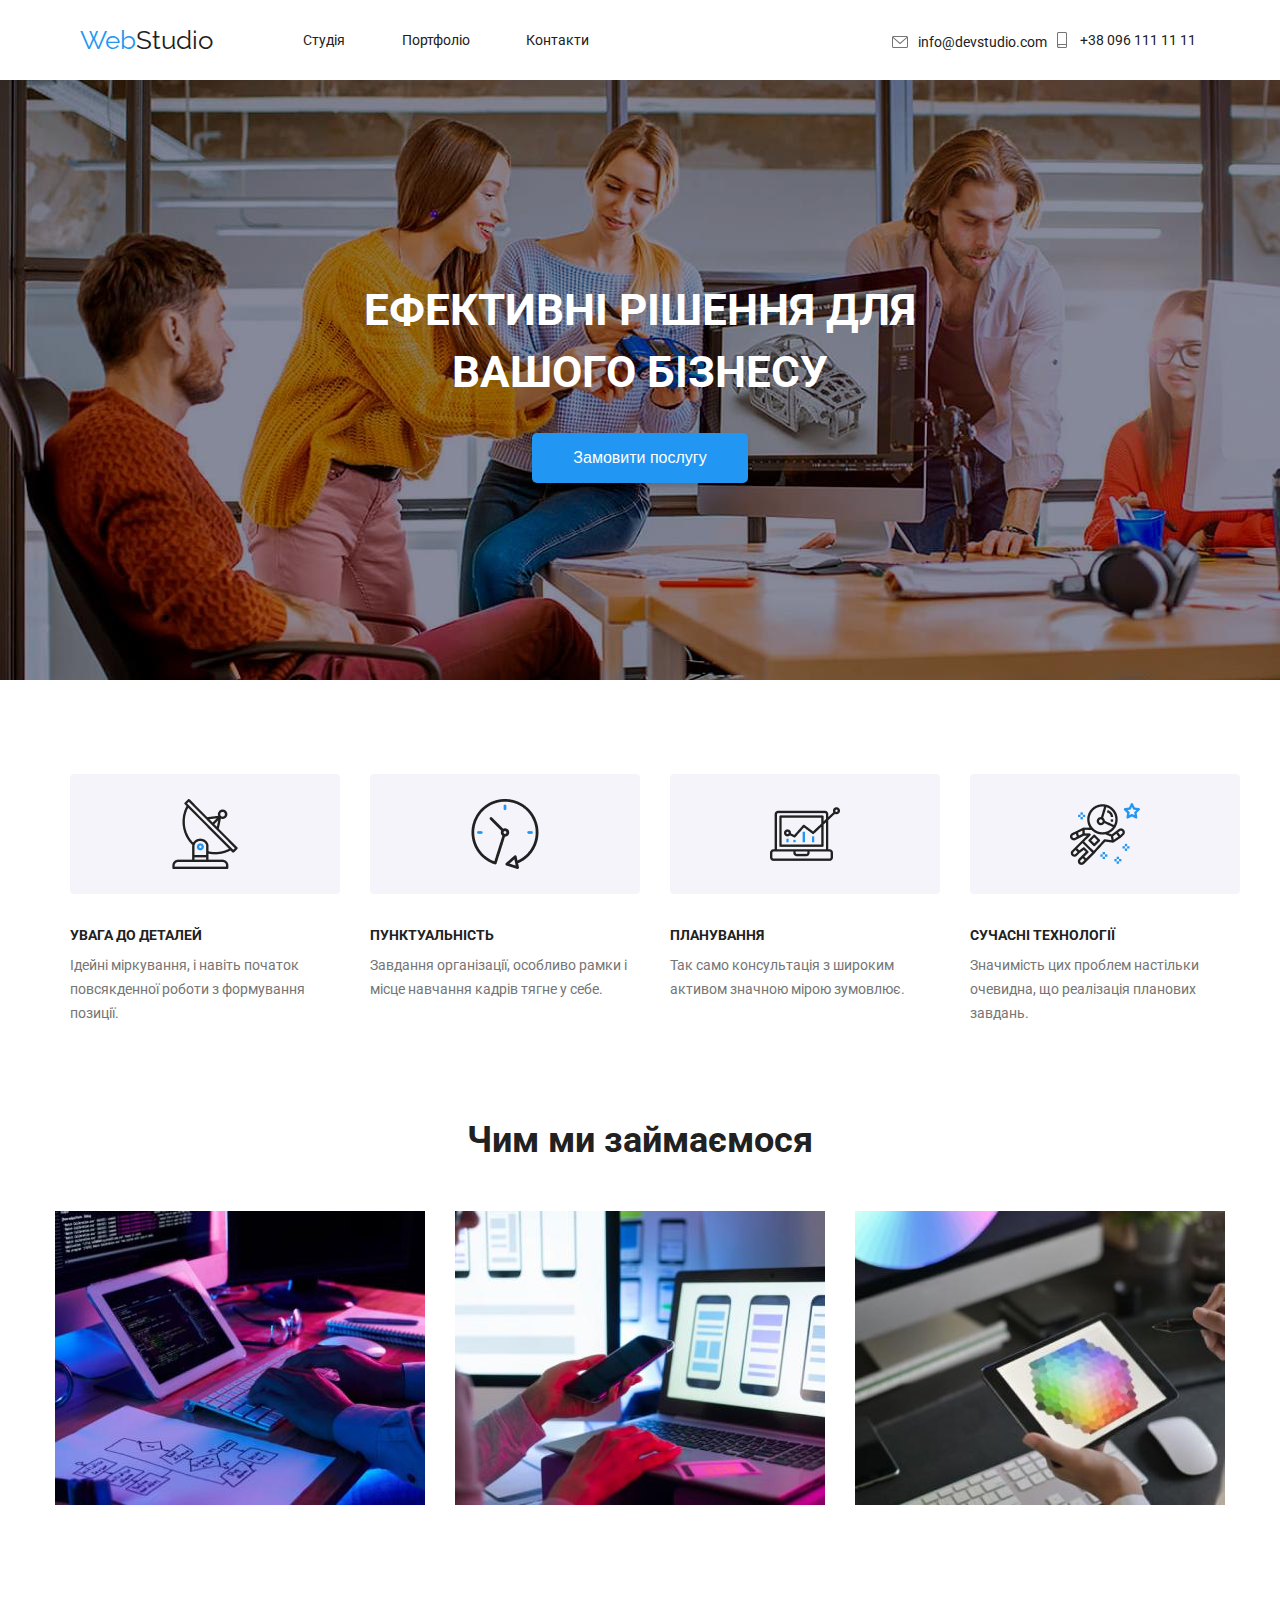
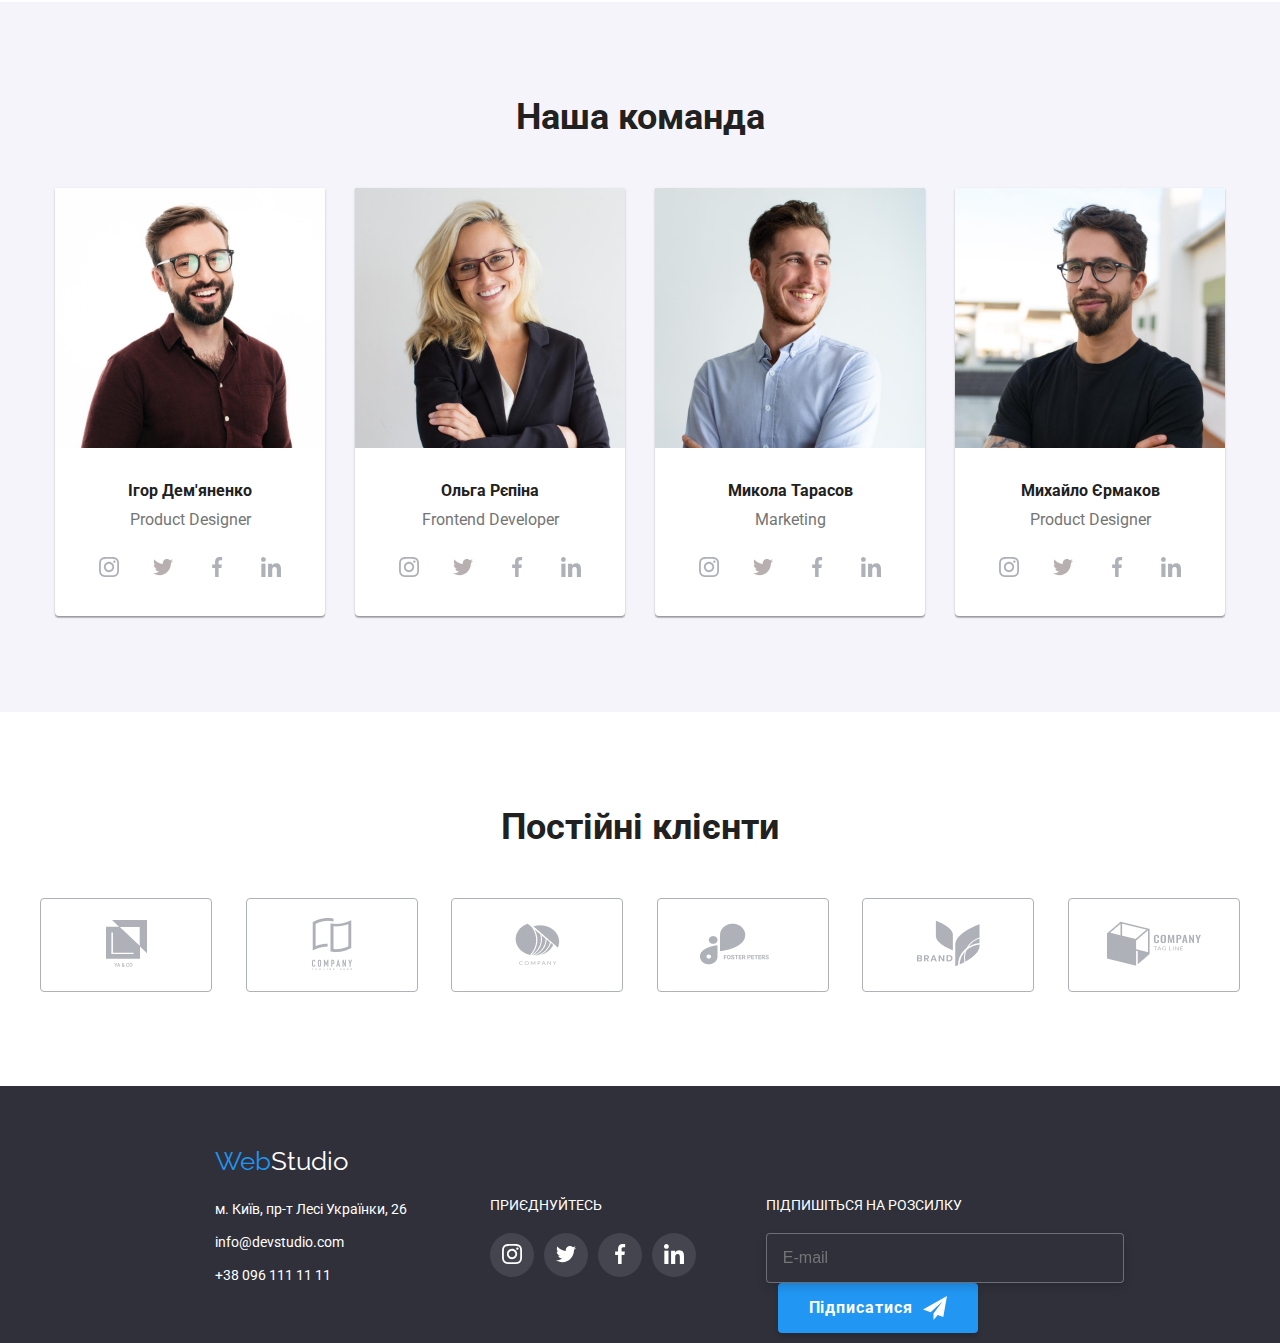
<file: index.html>
<!DOCTYPE html>
<html lang="uk">
<head>
    <meta charset="UTF-8">
    <meta http-equiv="X-UA-Compatible" content="IE=edge">
    <meta name="viewport" content="width=device-width, initial-scale=1.0">
    <title>WebStudio</title>

    <link rel="preconnect" href="https://fonts.googleapis.com">
    <link rel="preconnect" href="https://fonts.gstatic.com" crossorigin>
    <link href="https://fonts.googleapis.com/css2?family=Raleway:wght@700&family=Roboto:wght@400;500;700;900&display=swap"
        rel="stylesheet">

    <link rel="stylesheet" href="./css/styles.css">

</head>
<body>
    
    <!-- HEADER -->
    <header class="header flex">
        <div class="container flex">
            <!-- Логотип -->
            <div class="logo-title">
                <a href="./index.html" class="logo"><span class="logo-blue">Web</span>Studio</a>
            </div>
            <!-- Меню навігації -->
            <nav class="header-nav ">
                <ul class="header-ul flex">
                    <li class="nav-links">
                        <a href="./index.html" class="text-links">Студія</a>
                    </li>
                    <li class="nav-links">
                        <a href="./portfolio.html" class="text-links">Портфоліо</a>
                    </li>
                    <li class="nav-links">
                        <a href="./contacts.html" class="text-links">Контакти</a>
                    </li>
                </ul>
            </nav>
            <!-- Контакти -->
            <ul class="header-ul flex">
                <li class="header-link-email">
                    <img src="./images/main/email.svg" alt="icon email" width="16" height="16">
                    <a href="mailto:info@devstudio.com" class="text-links">info@devstudio.com</a>
                </li>
                <li class="header-link-tel">
                    <img src="./images/main/smartphone.svg" alt="icon smartfon" width="16" height="16">
                    <a href="tel:+380961111111" class="text-links">+38 096 111 11 11</a>
                </li>
            </ul>
        </div>
    </header>



    <!-- MAIN -->
    <main> 
        <!-- Main Block -->
        <section class="main">
            <h1 class="main-title">Ефективні рішення для<br>вашого бізнесу</h1>
            <div class="btn-div">
                <button class="button"><span class="text-button">Замовити послугу</span></button>
            </div>
            
            
        </section>
        
        <!-- Column Info -->
        <section class=" container flex">
            <div>
                <h2 class="visually-hidden">Наші переваги</h2><br>
            </div>
            <ul class="column-ul container">
                <li class="column-li">
                    <img class="img-gr" src="./images/main/Group1.png" alt="image-group" width="270">
                    <h3 class="title-info">УВАГА ДО ДЕТАЛЕЙ</h3>
                    <p class="text-info">Ідейні міркування, і навіть початок повсякденної роботи з формування позиції.</p>
                </li>
                <li class="column-li">
                    <img class="img-gr" src="./images/main/Group2.png" alt="image-group" width="270">
                    <h3 class="title-info">ПУНКТУАЛЬНІСТЬ</h3>
                    <p class="text-info">Завдання організації, особливо рамки і місце навчання кадрів тягне у себе.</p>
                </li>
                <li class="column-li">
                    <img class="img-gr" src="./images/main/Group3.png" alt="image-group" width="270">
                    <h3 class="title-info">ПЛАНУВАННЯ</h3>
                    <p class="text-info">Так само консультація з широким активом значною мірою зумовлює.</p>
                </li>
                <li class="column-li">
                    <img class="img-gr" src="./images/main/Group4.png" alt="image-group" width="270">
                    <h3 class="title-info">СУЧАСНІ ТЕХНОЛОГІЇ</h3>
                    <p class="text-info">Значимість цих проблем настільки очевидна, що реалізація планових завдань.</p>
                </li>
            </ul>
        </section>
        
        <!-- Image Block -->
        <section class="image-block container">
            <div class="image-div">
                <h2 class="image-title">Чим ми займаємося</h2>
            </div>
            <ul class="image-ul flex">
                <li class="image-li"><img src="./images/main/box-1.jpg" alt="print on keyboard" width="370"></li>
                <li class="image-li"><img src="./images/main/box-2.jpg" alt="smartfon and laptop" width="370"></li>
                <li class="image-li"><img src="./images/main/box-3.jpg" alt="work on tablet" width="370"></li>
            </ul>
        </section>
        
        <!-- Our Team -->
        <section class="team-block container">
            <div class="team-div">
                <h2 class="team-title">Наша команда</h2>
            </div>
            <ul class="team-ul">
                <li class="team-li">
                    <img src="./images/main/img-1.jpg" alt="image-1" width="270">
                    <h3 class="title-name">Ігор Дем'яненко</h3>
                    <p class="text-work">Product Designer</p>
                    <ul class="social container flex">
                        <li class="social-link">
                            <button class="team-btn">
                                <img src="./images/main/instagram.svg" alt="instagram">
                            </button>
                        </li>
                        <li class="social-link">
                            <button class="team-btn">
                                <img src="./images/main/twitter.svg" alt="twitter">
                            </button>
                        </li>
                        <li class="social-link">
                            <button class="team-btn">
                                <img src="./images/main/facebook.svg" alt="facebook">
                            </button>
                        </li>
                        <li class="social-link">
                            <button class="team-btn">
                                <img src="./images/main/linkedin.svg" alt="linkedin">
                            </button>
                        </li>
                    </ul>
                </li>
                <li class="team-li">
                    <img src="./images/main/img-2.jpg" alt="image-2" width="270">
                    <h3 class="title-name">Ольга Рєпіна</h3>
                    <p class="text-work">Frontend Developer</p>
                    <ul class="social container flex">
                        <li class="social-link">
                            <button class="team-btn">
                                <img src="./images/main/instagram.svg" alt="instagram" class="">
                            </button>
                        </li>
                        <li class="social-link">
                            <button class="team-btn">
                                <img src="./images/main/twitter.svg" alt="twitter" class="">
                            </button>
                        </li>
                        <li class="social-link">
                            <button class="team-btn">
                                <img src="./images/main/facebook.svg" alt="facebook" class="">
                            </button>
                        </li>
                        <li class="social-link">
                            <button class="team-btn">
                                <img src="./images/main/linkedin.svg" alt="linkedin" class="">
                            </button>
                        </li>
                    </ul>
                </li>
                <li class="team-li">
                    <img src="./images/main/img-3.jpg" alt="image-3" width="270">
                    <h3 class="title-name">Микола Тарасов</h3>
                    <p class="text-work">Marketing</p>
                    <ul class="social container flex">
                        <li class="social-link">
                            <button class="team-btn">
                                <img src="./images/main/instagram.svg" alt="instagram" class="">
                            </button>
                        </li>
                        <li class="social-link">
                            <button class="team-btn">
                                <img src="./images/main/twitter.svg" alt="twitter" class="">
                            </button>
                        </li>
                        <li class="social-link">
                            <button class="team-btn">
                                <img src="./images/main/facebook.svg" alt="facebook" class="">
                            </button>
                        </li>
                        <li class="social-link">
                            <button class="team-btn">
                                <img src="./images/main/linkedin.svg" alt="linkedin" class="">
                            </button>
                        </li>
                    </ul>
                </li>
                <li class="team-li">
                    <img src="./images/main/img-4.jpg" width="270" alt="image-4">
                    <h3 class="title-name">Михайло Єрмаков</h3>
                    <p class="text-work">Product Designer</p>
                    <ul class="social container flex">
                        <li class="social-link">
                            <button class="team-btn">
                                <img src="./images/main/instagram.svg" alt="instagram" class="">
                            </button>
                        </li>
                        <li class="social-link">
                            <button class="team-btn">
                                <img src="./images/main/twitter.svg" alt="twitter" class="">
                            </button>
                        </li>
                        <li class="social-link">
                            <button class="team-btn">
                                <img src="./images/main/facebook.svg" alt="facebook" class="">
                            </button>
                        </li>
                        <li class="social-link">
                            <button class="team-btn">
                                <img src="./images/main/linkedin.svg" alt="linkedin" class="">
                            </button>
                        </li>
                    </ul>
                </li>
            </ul>
        </section>

        <!-- Regular Customers -->
        <section class="client container">
            <!-- Title -->
            <h2 class="client-title">Постійні клієнти</h2>
            <!-- Buttons -->
            <ul class="client-ul container flex">
                <!-- Button-1 -->
                <li class="client-li flex">
                    <button class="client-btn">
                        <img src="./images/main/company-1.svg" alt="client logo 1" >
                    </button>
                </li>
                <!-- Button-2 -->
                <li class="client-li flex">
                    <button class="client-btn">
                        <img src="./images/main/company-2.png" alt="clien logo 2">
                    </button>
                </li>
                <!-- Button-3 -->
                <li class="client-li flex">
                    <button class="client-btn">
                        <img src="./images/main/company-3.png" alt="clien logo 3">
                    </button>
                </li>
                <!-- Button-4 -->
                <li class="client-li flex">
                    <button class="client-btn">
                        <img src="./images/main/company-4.png" alt="clien logo 4">
                    </button>
                </li>
                <!-- Button-5 -->
                <li class="client-li flex">
                    <button class="client-btn">
                        <img src="./images/main/company-5.png" alt="clien logo 5">
                    </button>
                </li>
                <!-- Button-6 -->
                <li class="client-li flex">
                    <button class="client-btn">
                        <img src="./images/main/company-6.png" alt="clien logo 6">
                    </button>
                </li>
            </ul>
        </section>
    </main>



    <!-- FOOTER -->
    <footer class="footer container">
        <div class="foot-contacts">
            <!-- Logo -->
            <div class="foot-logo">
                <a href="./index.html" class="logo"><span class="logo-blue">Web</span><span class="logo-white">Studio</span></a>
            </div>
            <address class="foot-adr">
                <!-- Контакти -->
                <ul class="foot-ul">
                    <li class="foot-li">
                        <a class="foot-link" href="https://goo.gl/maps/3to7uwMGU1HLA9Br5" target="_blank"
                            rel="noopener noreferrer">м. Київ, пр-т Лесі Українки, 26</a>
                    </li>
                    <li class="foot-li">
                        <a href="mailto:info@devstudio.com" class="foot-link">info@devstudio.com</a>
                    </li>
                    <li class="foot-li">
                        <a href="tel:+380961111111" class="foot-link">+38 096 111 11 11</a>
                    </li>
                </ul>
            
                <!-- Соцмережи -->
                <div class="foot-div">
                    <p class="foot-social">Приєднуйтесь</p>
                    <ul class="foot-ul-soc container flex">
                        <li class="social-link-foot">
                            <button class="btn-foot">
                                <img src="./images/main/inst.svg" alt="instagram">
                            </button>
                        </li>
                        <li class="social-link-foot">
                            <button class="btn-foot">
                                <img src="./images/main/tw.svg" alt="twitter">
                            </button>
                        </li>
                        <li class="social-link-foot">
                            <button class="btn-foot">
                                <img src="./images/main/fb.svg" alt="facebook">
                            </button>
                        </li>
                        <li class="social-link-foot">
                            <button class="btn-foot">
                                <img src="./images/main/in.svg" alt="linkedin">
                            </button>
                        </li>
                    </ul>
                </div>

                <!-- Підписка -->
                <div class="foot-podpiska">
                    <p class="foot-social">Підпишіться на розсилку</p>
                    <form class="foot-form">
                        <input class="input" type="email" required placeholder="E-mail">
                        <button type="button" class="foot-btn">
                            <ul class="foot-ul-telega">
                                <a class="foot-btn-text" href="#">Підписатися</a>
                                <img src="./images/main/icon-t.svg" alt="Telegram links">
                            </ul>
                            
                        </button>
                    </form>
                </div>
            </address>

        </div>
        
        
    </footer>


</body>
</html>
</file>
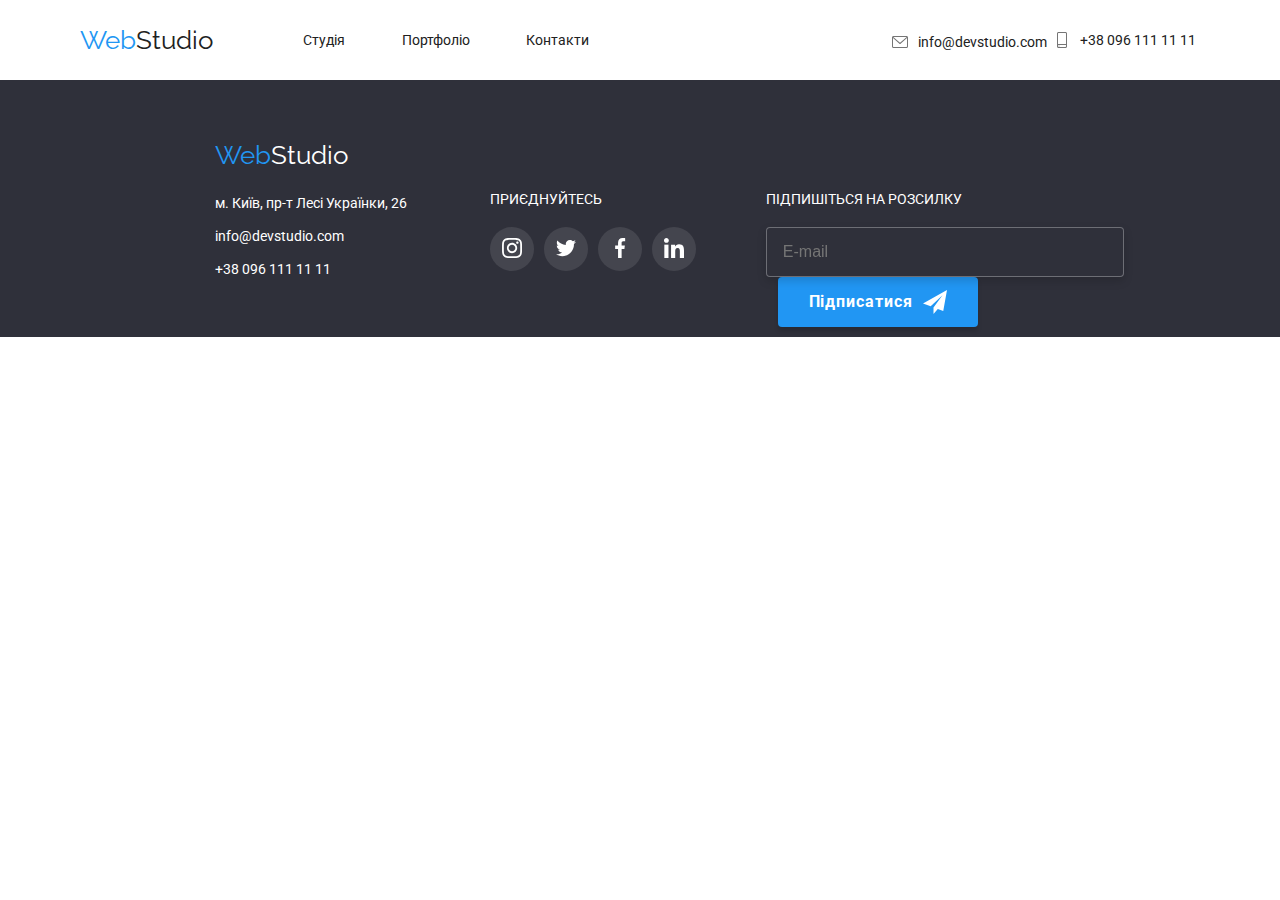
<file: contacts.html>
<!DOCTYPE html>
<html lang="uk">

<head>
    <meta charset="UTF-8">
    <meta http-equiv="X-UA-Compatible" content="IE=edge">
    <meta name="viewport" content="width=device-width, initial-scale=1.0">
    <title>Contacts</title>

    <link rel="preconnect" href="https://fonts.googleapis.com">
    <link rel="preconnect" href="https://fonts.gstatic.com" crossorigin>
    <link
        href="https://fonts.googleapis.com/css2?family=Raleway:wght@700&family=Roboto:wght@400;500;700;900&display=swap"
        rel="stylesheet">

    <link rel="stylesheet" href="./css/styles.css">

</head>

<body>
    
    <!-- HEADER -->
    <header class="header flex">
        <div class="container flex">
            <!-- Логотип -->
            <div class="logo-title">
                <a href="./index.html" class="logo"><span class="logo-blue">Web</span>Studio</a>
            </div>
            <!-- Меню навігації -->
            <nav class="header-nav ">
                <ul class="header-ul flex">
                    <li class="nav-links">
                        <a href="./index.html" class="text-links">Студія</a>
                    </li>
                    <li class="nav-links">
                        <a href="./portfolio.html" class="text-links">Портфоліо</a>
                    </li>
                    <li class="nav-links">
                        <a href="./contacts.html" class="text-links">Контакти</a>
                    </li>
                </ul>
            </nav>
            <!-- Контакти -->
            <ul class="header-ul flex">
                <li class="header-link-email">
                    <img src="./images/main/email.svg" alt="icon email" width="16" height="16">
                    <a href="mailto:info@devstudio.com" class="text-links">info@devstudio.com</a>
                </li>
                <li class="header-link-tel">
                    <img src="./images/main/smartphone.svg" alt="icon smartfon" width="16" height="16">
                    <a href="tel:+380961111111" class="text-links">+38 096 111 11 11</a>
                </li>
            </ul>
        </div>
    </header>

    <!-- MAIN -->



    



    <!-- FOOTER -->
    <footer class="footer container">
        <div class="foot-contacts">
            <!-- Logo -->
            <div class="foot-logo">
                <a href="./index.html" class="logo"><span class="logo-blue">Web</span><span
                        class="logo-white">Studio</span></a>
            </div>
            <address class="foot-adr">
                <!-- Контакти -->
                <ul class="foot-ul">
                    <li class="foot-li">
                        <a class="foot-link" href="https://goo.gl/maps/3to7uwMGU1HLA9Br5" target="_blank"
                            rel="noopener noreferrer">м. Київ, пр-т Лесі Українки, 26</a>
                    </li>
                    <li class="foot-li">
                        <a href="mailto:info@devstudio.com" class="foot-link">info@devstudio.com</a>
                    </li>
                    <li class="foot-li">
                        <a href="tel:+380961111111" class="foot-link">+38 096 111 11 11</a>
                    </li>
                </ul>
    
                <!-- Соцмережи -->
                <div class="foot-div">
                    <p class="foot-social">Приєднуйтесь</p>
                    <ul class="foot-ul-soc container flex">
                        <li class="social-link-foot">
                            <button class="btn-foot">
                                <img src="./images/main/inst.svg" alt="instagram">
                            </button>
                        </li>
                        <li class="social-link-foot">
                            <button class="btn-foot">
                                <img src="./images/main/tw.svg" alt="twitter">
                            </button>
                        </li>
                        <li class="social-link-foot">
                            <button class="btn-foot">
                                <img src="./images/main/fb.svg" alt="facebook">
                            </button>
                        </li>
                        <li class="social-link-foot">
                            <button class="btn-foot">
                                <img src="./images/main/in.svg" alt="linkedin">
                            </button>
                        </li>
                    </ul>
                </div>
    
                <!-- Підписка -->
                <div class="foot-podpiska">
                    <p class="foot-social">Підпишіться на розсилку</p>
                    <form class="foot-form">
                        <input class="input" type="email" required placeholder="E-mail">
                        <button type="button" class="foot-btn">
                            <ul class="foot-ul-telega">
                                <a class="foot-btn-text" href="#">Підписатися</a>
                                <img src="./images/main/icon-t.svg" alt="Telegram links">
                            </ul>
    
                        </button>
                    </form>
                </div>
            </address>
    
        </div>
    
    
    </footer>






</body>
</html>
</file>
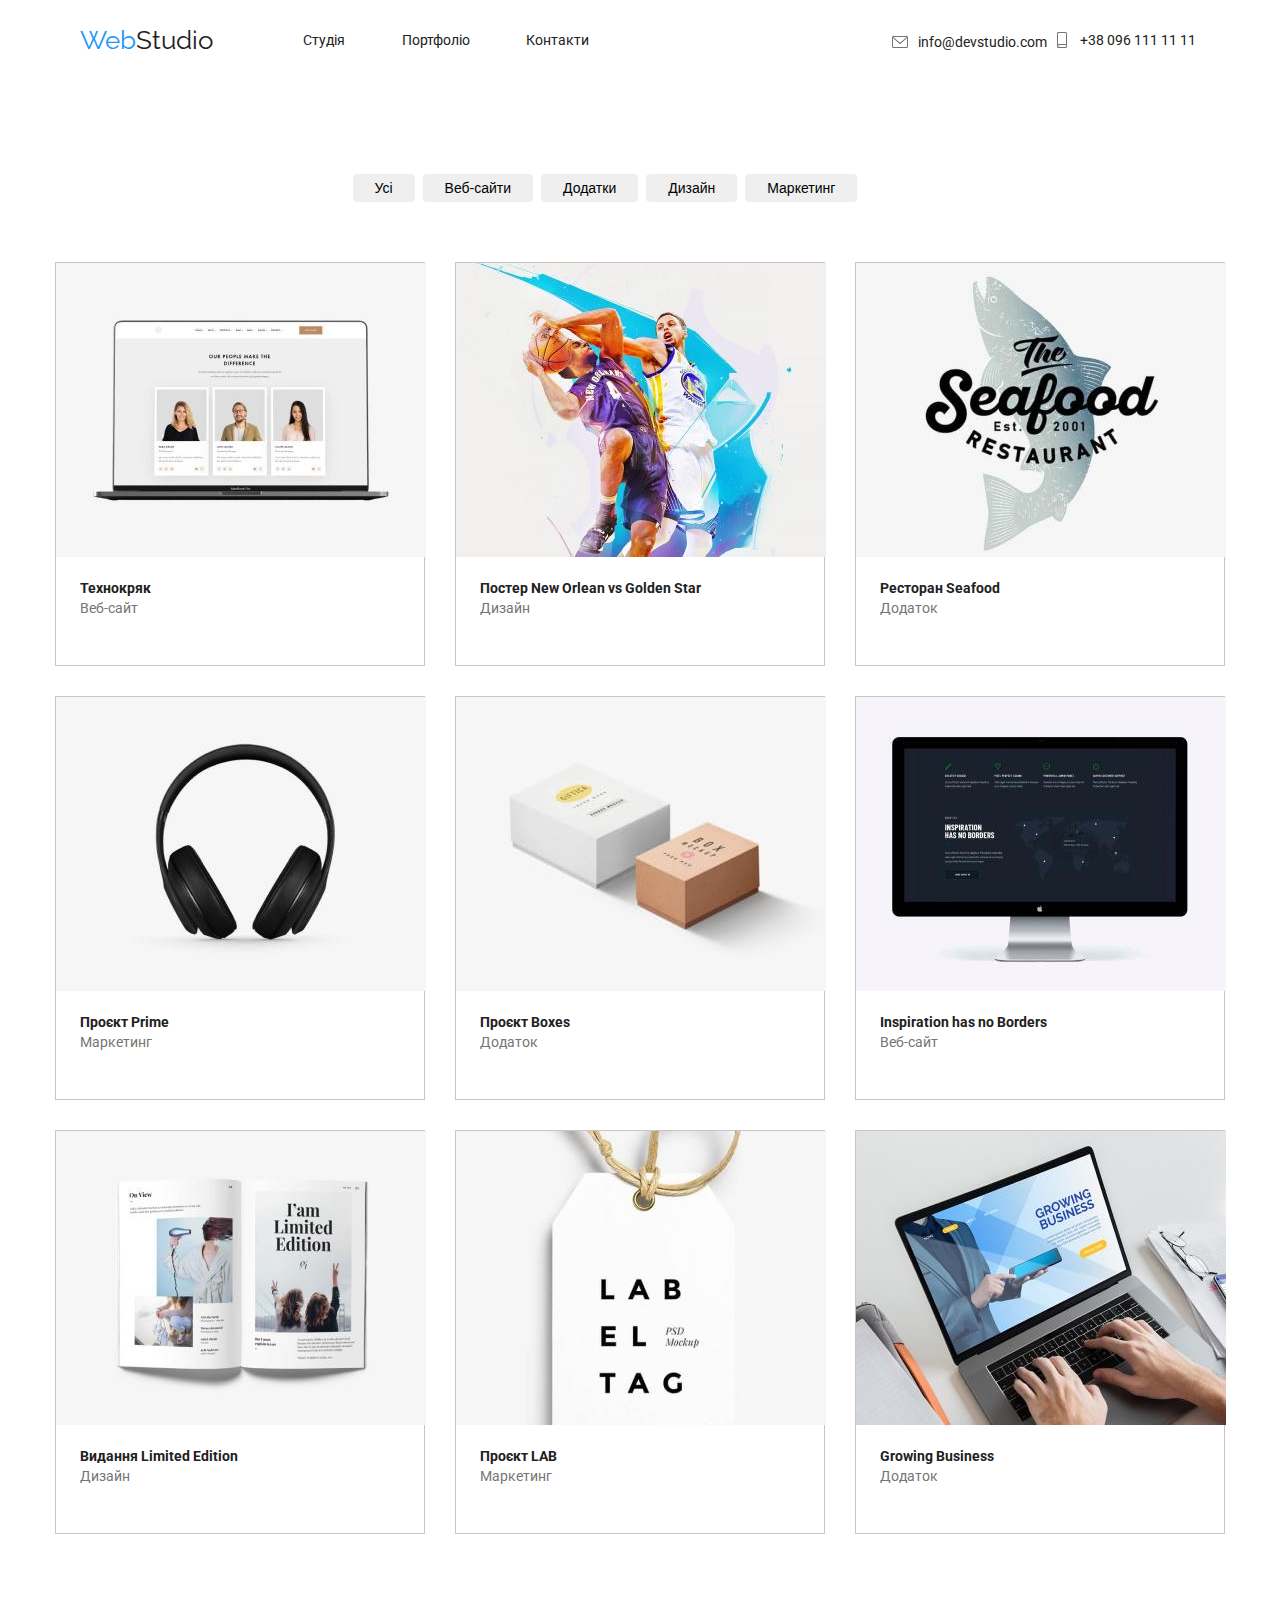
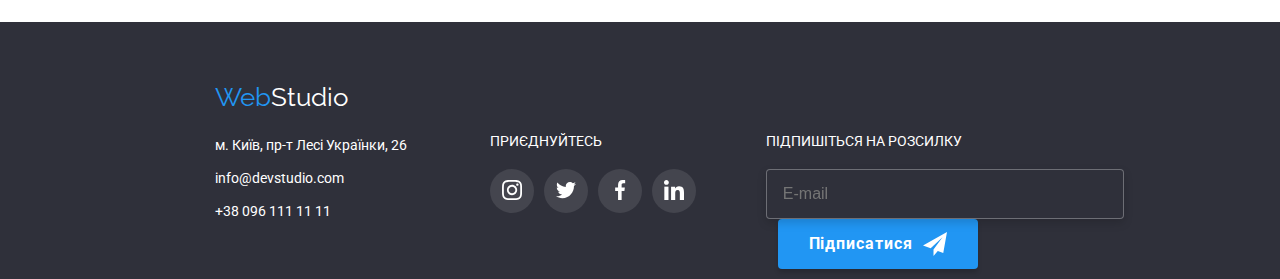
<file: portfolio.html>
<!DOCTYPE html>
<html lang="uk">
<head>
    <meta charset="UTF-8">
    <meta http-equiv="X-UA-Compatible" content="IE=edge">
    <meta name="viewport" content="width=device-width, initial-scale=1.0">
    <title>Portfolio</title>

    <link rel="preconnect" href="https://fonts.googleapis.com">
    <link rel="preconnect" href="https://fonts.gstatic.com" crossorigin>
    <link href="https://fonts.googleapis.com/css2?family=Raleway:wght@700&family=Roboto:wght@400;500;700;900&display=swap"
        rel="stylesheet">
    
    <link rel="stylesheet" href="./css/styles.css">
    
</head>
<body>
    
    <!-- HEADER -->
    <header class="header flex">
        <div class="container flex">
            <!-- Логотип -->
            <div class="logo-title">
                <a href="./index.html" class="logo"><span class="logo-blue">Web</span>Studio</a>
            </div>
            <!-- Меню навігації -->
            <nav class="header-nav ">
                <ul class="header-ul flex">
                    <li class="nav-links">
                        <a href="./index.html" class="text-links">Студія</a>
                    </li>
                    <li class="nav-links">
                        <a href="./portfolio.html" class="text-links">Портфоліо</a>
                    </li>
                    <li class="nav-links">
                        <a href="./contacts.html" class="text-links">Контакти</a>
                    </li>
                </ul>
            </nav>
            <!-- Контакти -->
            <ul class="header-ul flex">
                <li class="header-link-email">
                    <img src="./images/main/email.svg" alt="icon email" width="16" height="16">
                    <a href="mailto:info@devstudio.com" class="text-links">info@devstudio.com</a>
                </li>
                <li class="header-link-tel">
                    <img src="./images/main/smartphone.svg" alt="icon smartfon" width="16" height="16">
                    <a href="tel:+380961111111" class="text-links">+38 096 111 11 11</a>
                </li>
            </ul>
        </div>
    </header>


    <!-- MAIN -->
    <main>
        <section class="port-section container">
            <h1 class="visually-hidden">Portfolio</h1>
            
            <!-- Nav-menu -->
            <ul class="port-ul container">
                <li class="port-li">
                    <button type="button" class="btn-port">Усі</button>    
                </li>
                <li class="port-li">
                    <button type="button" class="btn-port">Веб-сайти</button>
                </li>
                <li class="port-li">
                    <button type="button" class="btn-port">Додатки</button>
                </li>
                <li class="port-li">
                    <button type="button" class="btn-port">Дизайн</button>
                </li>
                <li class="port-li">
                    <button type="button" class="btn-port">Маркетинг</button>
                </li>
            </ul>
            
            <!-- Boxes 1-9 -->
            <div class="boxes-div container">
                <ul class="boxes ">
                    <li class="box-li">
                        <img src="./images/portfolio/ip-1.jpg" alt="Laptop" width="370">
                        <div class="box-div">
                            <h3 class="box-title">Технокряк</h3>
                            <p class="box-text">Веб-сайт</p>
                        </div>
                    </li>
                    <li class="box-li">
                        <img src="./images/portfolio/ip-2.jpg" alt="Basketball" width="370">
                        <div class="box-div">
                            <h3 class="box-title">Постер New Orlean vs Golden Star</h3>
                            <p class="box-text">Дизайн</p>
                        </div>
                    </li>
                    <li class="box-li">
                        <img src="./images/portfolio/ip-3.jpg" alt="Seafood" width="370">
                        <div class="box-div">
                            <h3 class="box-title">Ресторан Seafood</h3>
                            <p class="box-text">Додаток</p>
                        </div>
                    </li>
                
                    <!-- Boxes 4-6 -->
                    <li class="box-li">
                        <img src="./images/portfolio/ip-4.jpg" alt="Headphone" width="370">
                        <div class="box-div">
                            <h3 class="box-title">Проєкт Prime</h3>
                            <p class="box-text">Маркетинг</p>
                        </div>
                    </li>
                    <li class="box-li">
                        <img src="./images/portfolio/ip-5.jpg" alt="Boxes" width="370">
                        <div class="box-div">
                            <h3 class="box-title">Проєкт Boxes</h3>
                            <p class="box-text">Додаток</p>
                        </div>
                    </li>
                    <li class="box-li">
                        <img src="./images/portfolio/ip-6.jpg" alt="Monitor" width="370">
                        <div class="box-div">
                            <h3 class="box-title">Inspiration has no Borders</h3>
                            <p class="box-text">Веб-сайт</p>
                        </div>
                    </li>
                
                    <!-- Boxes 7-9 -->
                    <li class="box-li">
                        <img src="./images/portfolio/ip-7.jpg" alt="Magazine" width="370">
                        <div class="box-div">
                            <h3 class="box-title">Видання Limited Edition</h3>
                            <p class="box-text">Дизайн</p>
                        </div>
                    </li>
                    <li class="box-li">
                        <img src="./images/portfolio/ip-8.jpg" alt="Tag" width="370">
                        <div class="box-div">
                            <h3 class="box-title">Проєкт LAB</h3>
                            <p class="box-text">Маркетинг</p>
                        </div>
                    </li>
                    <li class="box-li">
                        <img src="./images/portfolio/ip-9.jpg" alt="Laptop" width="370">
                        <div class="box-div">
                            <h3 class="box-title">Growing Business</h3>
                            <p class="box-text">Додаток</p>
                        </div>
                    </li>
                </ul>
            </div>
            
        </section>
    </main>


    <!-- FOOTER -->
    <footer class="footer container">
        <div class="foot-contacts">
            <!-- Logo -->
            <div class="foot-logo">
                <a href="./index.html" class="logo"><span class="logo-blue">Web</span><span
                        class="logo-white">Studio</span></a>
            </div>
            <address class="foot-adr">
                <!-- Контакти -->
                <ul class="foot-ul">
                    <li class="foot-li">
                        <a class="foot-link" href="https://goo.gl/maps/3to7uwMGU1HLA9Br5" target="_blank"
                            rel="noopener noreferrer">м. Київ, пр-т Лесі Українки, 26</a>
                    </li>
                    <li class="foot-li">
                        <a href="mailto:info@devstudio.com" class="foot-link">info@devstudio.com</a>
                    </li>
                    <li class="foot-li">
                        <a href="tel:+380961111111" class="foot-link">+38 096 111 11 11</a>
                    </li>
                </ul>
    
                <!-- Соцмережи -->
                <div class="foot-div">
                    <p class="foot-social">Приєднуйтесь</p>
                    <ul class="foot-ul-soc container flex">
                        <li class="social-link-foot">
                            <button class="btn-foot">
                                <img src="./images/main/inst.svg" alt="instagram">
                            </button>
                        </li>
                        <li class="social-link-foot">
                            <button class="btn-foot">
                                <img src="./images/main/tw.svg" alt="twitter">
                            </button>
                        </li>
                        <li class="social-link-foot">
                            <button class="btn-foot">
                                <img src="./images/main/fb.svg" alt="facebook">
                            </button>
                        </li>
                        <li class="social-link-foot">
                            <button class="btn-foot">
                                <img src="./images/main/in.svg" alt="linkedin">
                            </button>
                        </li>
                    </ul>
                </div>
    
                <!-- Підписка -->
                <div class="foot-podpiska">
                    <p class="foot-social">Підпишіться на розсилку</p>
                    <form class="foot-form">
                        <input class="input" type="email" required placeholder="E-mail">
                        <button type="button" class="foot-btn">
                            <ul class="foot-ul-telega">
                                <a class="foot-btn-text" href="#">Підписатися</a>
                                <img src="./images/main/icon-t.svg" alt="Telegram links">
                            </ul>
    
                        </button>
                    </form>
                </div>
            </address>
    
        </div>
    
    
    </footer>

</body>
</html>
</file>
<file: css/styles.css>
:root {
    --main-color: #212121;
    --active-color: #2196F3;
    --btn-text-hover-color: #fff;
    --p-text-color: #757575;
    --main-bgnd: #2F303A;
    --invisible-color: #F5F5F5;
    --activity-color: #F5F4FA;
    --main-btn-active-color: #188CE8;
    --adress-color: rgba(255, 255, 255, 0.6);
}


*{
    margin: 0;
    padding: 0;
    list-style: none;
    font-size: 14px;
    line-height: 16px;
    text-decoration: none;
    font-style: normal;
}

body {
    font-family: Roboto;
    color: #212121;
}

/* Главная страница сайта */
/* HEADER */
.container {
    max-width: 1200px;
    margin: 0 auto;
}

.flex {
    display: flex;
    justify-content: space-between;
    align-items: center;
}

.header {
    height: 80px;
}

/* Логотип */
.logo-title {
    padding-right: 90px;
}

.logo {
    font-family: 'Raleway';
    font-size: 26px;
    line-height: 31px;
    color: #212121;
}
.logo:hover {
    color: var(--active-color);
}

.logo-blue {
    font-size: 26px;
    line-height: 31px;
    color: #2196F3;
}

/* Меню навігації */
.header-nav {
    width: 286px;
    margin-right: 300px;
}

.nav-links {
    position: relative;
}

.nav-links:hover {
    font-weight: bold;
}

.nav-links a:hover::before {
    content: '';
    position: absolute;
    width: 100%;
    height: 4px;
    border-radius: 10px;
    background-color: #188CE8;
    bottom: -32px;
}

/* Контакти */
.header-link-email {
    width: 161px;
    height: 12px;
    display: flex;
    justify-content: center;
    gap: 10px;
}

.header-link-tel {
    width: 150px;
    height: 16px;
    display: flex;
    justify-content: center;
    gap: 10px;
}

.text-links {
    color: #212121;
}
.text-links:hover {
    color: #2196F3;
}














/* MAIN */
/* Main Block */
.main {
    max-width: 1600px;
    margin: 0 auto;
    height: 600px;
    background: url(../images/main/main-img.jpg); 

}

.main-title {
    padding-top: 200px;
    padding-bottom: 30px;
    font-size: 44px;
    line-height: 1.4;
    text-align: center;
    text-transform: uppercase;
    color: #FFFFFF;
}

.btn-div {
    text-align: center;
}

.button {
    width: 216px;
    height: 50px;
    background: #2196F3;
    box-shadow: 0px 4px 4px rgba(0, 0, 0, 0.15);
    border-radius: 5px;
    cursor: pointer;
    border: 0px;
}
.button:hover {
    background: #188CE8;; 
}

.text-button {
    font-size: 16px;
    line-height: 30px;
    text-align: center;
    color: #FFFFFF;
}


/* Column Info */
.column-section {
    height: 98px;
    margin: 94px 94px;
}

.column-ul {
    display: flex;
    gap: 30px;
    align-items: top;
    margin: 94px 0;

}

.column-li {
    max-width: 270px;
}

.img-gr {
    padding-bottom: 30px;
}
.title-info {
    font-size: 14px;
    line-height: 16px;
    text-transform: uppercase;
    text-align: justify;
    padding-bottom: 10px;
}

.text-info {
    font-size: 14px;
    line-height: 24px;
    color: #757575;
}


/* Image Block */
.image-title {
    font-size: 36px;
    line-height: 42px;
    text-align: center;
    padding-bottom: 50px;
}

.image-ul {
    display: flex;
    justify-content: center;
    gap: 30px;
    margin: 0 215px 94px 215px;
}


/* Our Team */
.team-block {
    max-width: 1600px;
    margin: 0 auto;
    height: 710px;
    background: #F5F4FA;
}

.team-title {
    font-size: 36px;
    line-height: 42px;
    text-align: center;
    padding-top: 94px;
    padding-bottom: 50px;
}

.team-ul {
    display: flex;
    gap: 30px;
    padding-bottom: 94px;
    justify-content: center;
}

.team-li {
    width: 270px;
    height: 428px;
    background: #FFFFFF;
    box-shadow: 0px 1px 3px rgba(0, 0, 0, 0.12), 0px 1px 1px rgba(0, 0, 0, 0.14), 0px 2px 1px rgba(0, 0, 0, 0.2);
    border-radius: 0px 0px 4px 4px;
}

.title-name {
    font-size: 16px;
    line-height: 19px;
    text-align: center;
    padding: 30px 0 10px;
}

.text-work {
    font-size: 16px;
    line-height: 19px;
    text-align: center;
    color: #757575;
}

.social {
    width: 206px;
    height: 44px;
    padding-top: 16px;
}

.social-link {
    width: 44px;
    height: 44px;
    border-radius: 50%;
    background: rgba(255, 255, 255, 0.1);
    display: flex;
    justify-content: center;
    align-items: center;

}
.social-link:hover {
    background: #2196F3;
}

.team-btn {
    width: 20px;
    height: 20px;
    background: transparent;
    border: 0ch;
    cursor: pointer;
}


/* Постійні клієнти */
.client-title {
    font-size: 36px;
    line-height: 42px;
    text-align: center;
    padding-top: 94px;
    padding-bottom: 50px;
}

.client-ul {
    padding-bottom: 94px;
}

.client-li {
    width: 170px;
    height: 92px;
    border: 1px solid #AFB1B8;
    border-radius: 4px;
    justify-content: center;
}
.client-li:hover{
    border: 1px solid #2196F3;
    border-radius: 4px;
}

.client-btn {
    border: 0px;
    background-color: transparent;
    cursor: pointer;
}




/* FOOTER */
.footer {
    max-width: 1600px;
    background: #2F303A;
}

.foot-contacts {
    padding: 60px 0 0 215px;
}

.foot-logo {
    margin-bottom: 20px;
}

.foot-adr {
    padding-bottom: 60px;
    display: flex;
    gap: 70px;
}

.logo-white {
    font-size: 26px;
    line-height: 31px;
    color: #FFFFFF;
}

.foot-ul {
    width: 231px;
    height: 81px;
}

.foot-li {
    margin-bottom: 9px;
}

.foot-link {
    font-size: 14px;
    line-height: 24px;
    color: #FFFFFF;
    font-style: normal;
    text-decoration: none;
}
.foot-link:hover {
    color: var(--active-color)
}

.foot-social {
    text-transform: uppercase;
    color: #FFFFFF;
    padding-bottom: 20px;
}

.foot-ul-soc {
    width: 206px;
    height: 44px;
}

.social-link-foot {
    width: 44px;
    height: 44px;
    border-radius: 50%;
    background: rgba(255, 255, 255, 0.1);
    display: flex;
    justify-content: center;
}
.social-link-foot:hover {
    background: #2196F3;
}

.btn-foot {
    background: transparent;
    border: 0ch;
    cursor: pointer;
}


/* Підписка */
.foot-podpiska {
    width: 580px;
    height: 86px;
    gap: 12px;
}

.foot-social {}

.foot-form {
    display: inline-block;
}

.input {
    width: 358px;
    height: 50px;
    border: 1px solid rgba(255, 255, 255, 0.3);
    filter: drop-shadow(0px 4px 4px rgba(0, 0, 0, 0.15));
    border-radius: 4px;
    box-sizing: border-box;
    background-color: #2F303A;
    
    color: #fff;
    text-align: left;
    font-weight: 400;
    font-size: 16px;
    line-height: 20px;
    padding-left: 16px;
}

.foot-ul-telega {
    display: flex;
    justify-content: center;
    gap: 10px;

}


.foot-btn {
    width: 200px;
    height: 50px;
    border: 0;
    background: #2196F3;
    box-shadow: 0px 4px 4px rgba(0, 0, 0, 0.15);
    border-radius: 4px;
    margin-left: 12px;
}

.foot-btn-text {
    font-family: 'Roboto';
    text-align: center;
    letter-spacing: 0.06em;
    color: #FFFFFF;
    font-weight: 700;
    font-size: 16px;
    line-height: 30px;
}







/* ---------------------------------------- */

/* Страница Портфолио */
/* MAIN - nav-menu */

.port-section {
    max-width: 1600px;
    margin: 0 auto;
    
}

.port-ul {
    max-width: 575px;
    height: 54px;
    padding-top: 94px;
    padding-bottom: 34px;
    display: flex;
    gap: 8px;
}

.btn-port {
    cursor: pointer;
    padding: 6px 22px; 
    border: 0px;
    border-radius: 4px;
}
.btn-port:hover {
    color: #fff;
    background: #2196F3;
}

.port-links {
    color: #212121;
}

.port-links:hover {
    color: #fff;
}


/* MAIN - Boxes */
.visually-hidden {
    position: absolute;
    white-space: nowrap;
    width: 1px;
    height: 1px;
    overflow: hidden;
    border: 0;
    padding: 0;
    clip: rect(0 0 0 0);
    clip-path: inset(50%);
    margin: -1px;
}

.boxes-div{
    width: 1170px;
    height: 1360px;
}

.boxes {
    display: grid;
    grid-template-columns: 370px 370px 370px;
    grid-template-rows: 404px 404px 404px;
    gap: 30px;
}

.box-li {
    width: 370px;
    height: 404px;
    box-sizing: border-box;
    background: #FFFFFF;
    border: 1px solid #ccc3c3;
}

.box-li:hover {
    box-shadow: 0px 10px 13px -7px #000000, 9px 6px 8px -1px rgba(0, 0, 0, 0);
}

.box-div {
    width: 322px;
    height: 70px;
    margin: 20px 24px;
}

.box-title {
    padding-bottom: 4px;
}

.box-text {
    color: #757575;
}
</file>
